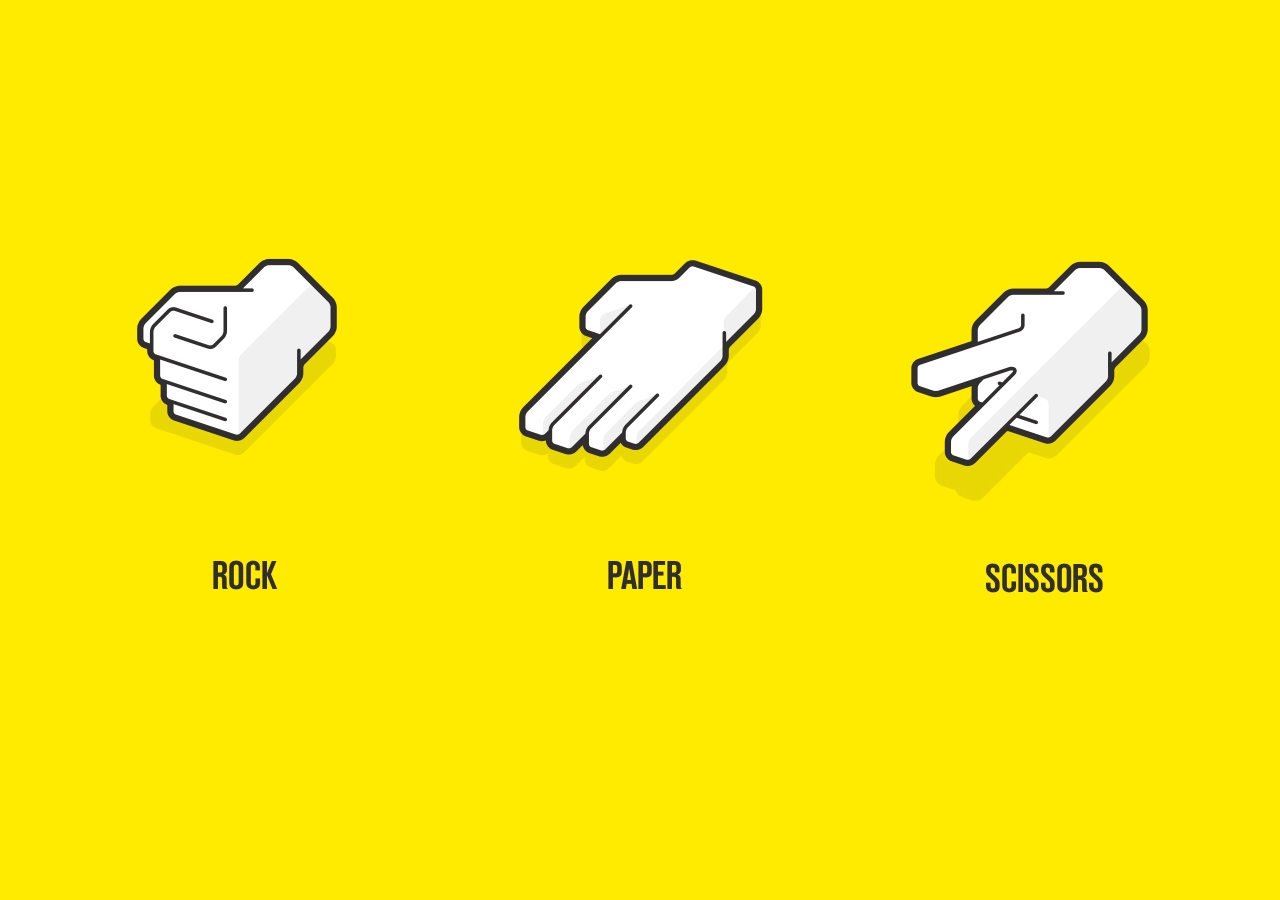
<file: week 3/main js/index.html>
<!DOCTYPE html>
<html lang="en">
<head>
    <meta charset='utf-8'>
    <meta http-equiv='X-UA-Compatible' content='IE=edge'>
    <title>Page Title</title>
    <meta name='viewport' content='width=device-width, initial-scale=1'>
    <link rel='stylesheet' type='text/css' media='screen' href='main.css'>
</head>
<body>
    <div id="count_container" class="common_transition">
        <p id="win" class="count_item">PlaceHolder</p>
        <p id="draw" class="count_item">PlaceHolder</p>
        <p id="loss" class="count_item">PlaceHolder</p>
    </div>
    <div id="container">
        <img id="rock" class="common_transition" src="images/rock.png" width="400" height="400">
        <img id="paper" class="common_transition" src="images/paper.png" width="400" height="400">
        <img id="scissors" class="common_transition" src="images/scissors.png" width="400" height="400">
    </div>
    <div id="result_container" class="common_transition">
        <p id="result">Result!</p>
        <p id="sub_result">sub result!</p>
    </div>
    <div id="retry"  class="common_transition">Retry</div>
</body>
<script src='main.js'></script>
</html>
</file>
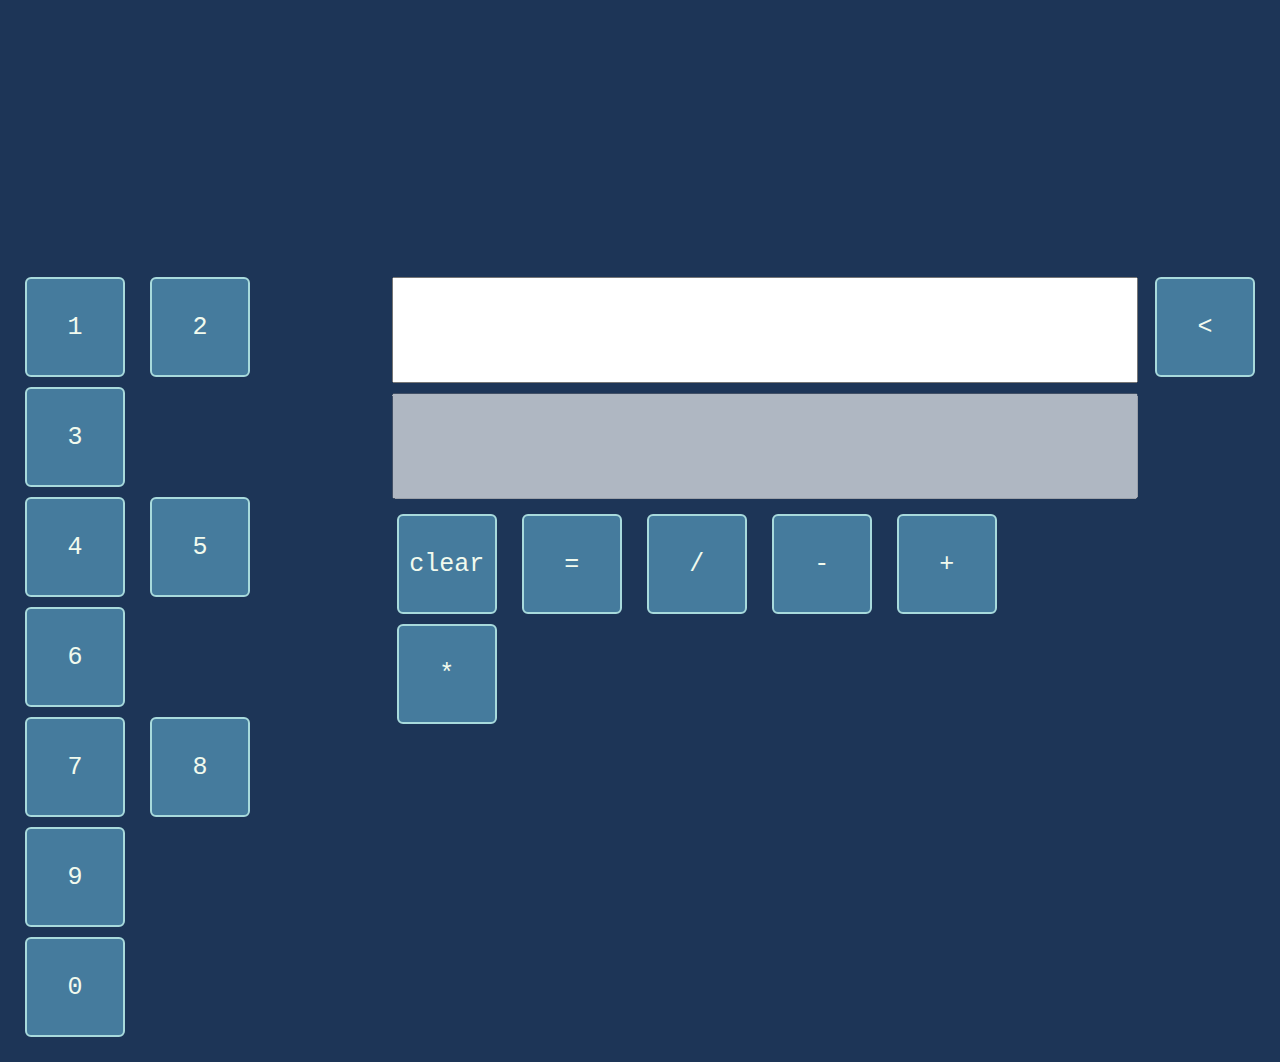
<file: week 4/calculator/index.html>
<!DOCTYPE html>
<html>
<head>
    <meta charset='utf-8'>
    <meta http-equiv='X-UA-Compatible' content='IE=edge'>
    <title>Page Title</title>
    <meta name='viewport' content='width=device-width, initial-scale=1'>
    <link rel='stylesheet' type='text/css' media='screen' href='main.css'>
</head>
<body>
    <div id="general_wrapper">
        <div id="number_container">
            <button id="one" class="number">1</button>
            <button id="two" class="number">2</button>
            <button id="three" class="number">3</button>
            </br>
            <button id="four" class="number">4</button>
            <button id="five" class="number">5</button>
            <button id="six" class="number">6</button>
            </br>
            <button id="seven" class="number">7</button>
            <button id="eight" class="number">8</button>
            <button id="nine" class="number">9</button>
            </br>
            <button id="zero" class="number">0</button>
        </div>
        <div id="bars_operation_container">
            <input type="text" id="input" name="in">
            <input type="text" id="secondary_input" name="in" disabled>
            <div id="operation_container">
                <button id="clear">clear</button>
                <button id="equal">=</button>
                <button id="divide">/</button>
                <button id="substract">-</button>
                <button id="add">+</button>
                <button id="multiply">*</button>
            </div>
        </div>
        <div>
            <button id="back">&#60</button>
        </div>
    </div>
</body>
<script src='main.js'></script>
</html>
</file>
<file: week 3/main js/main.css>
@font-face {
    font-family: "reforma";
    src: url(fonts/Reforma-Grotesk.ttf) format('truetype');
    font-weight: bold;
}

*{
    font-family: "reforma",Verdana;
    font-weight: bold;
    font-size: 50px;
    color: #222623
}

body{
    background-color: #ffeb00;
    display: flex;
    justify-content: center;
}

#result{
    font-size: 100px;
    /*opacity: 0;*/
    margin: 0px;
}

#sub_result{
    /*opacity: 0;*/
    margin: 0px;
}

#result_container{
    position: absolute;
    display: flex;
    align-items: center;
    flex-direction: column;
    opacity: 0;
}

#count_container{
    position: absolute;
    display: flex;
    align-items: center;
    flex-direction: column;
    top: 25vw;
    opacity: 0;
}

.count_item{
    margin: 0.6em;
    font-size: 40px;
}

#container{
    position: absolute;
    display: flex;
    align-content: center;
    align-items: center;
    justify-content: center;
    margin-top: 15%;
}  

/* common transition settings */
.common_transition{
    backface-visibility: hidden;
    -webkit-transition: 1s;
    -moz-transition: 1s;
    -ms-transition: 1s;
    -o-transition: 1s;
    transition: 1s;
    transition-timing-function: cubic-bezier(0, 0, 0.25, 1);
}

#retry{
    position: absolute;
    top: 45vw;
    opacity: 0;
}
</file>
<file: week 4/calculator/main.css>
*{
    font-family: monospace;
    font-size: 25px;
    margin: 5px;
    color: #f1faee;
}

body{
    background-color: #1d3557;
    display: flex;
    justify-content: center;
}

button{
    background-color:#457b9d;
    border: 2px solid #a8dadc;
    border-radius: 6px;
    width: 100px;
    height: 100px;
}

#back{
    margin-left: 20px;
}

#input{
    height: 100px;
    width: 100%;
    color: black;
}
#secondary_input{
    height: 100px;
    width: 100%;
    color: black;
}

#general_wrapper{
    display: flex;
    padding-top: 20%;
}
</file>
